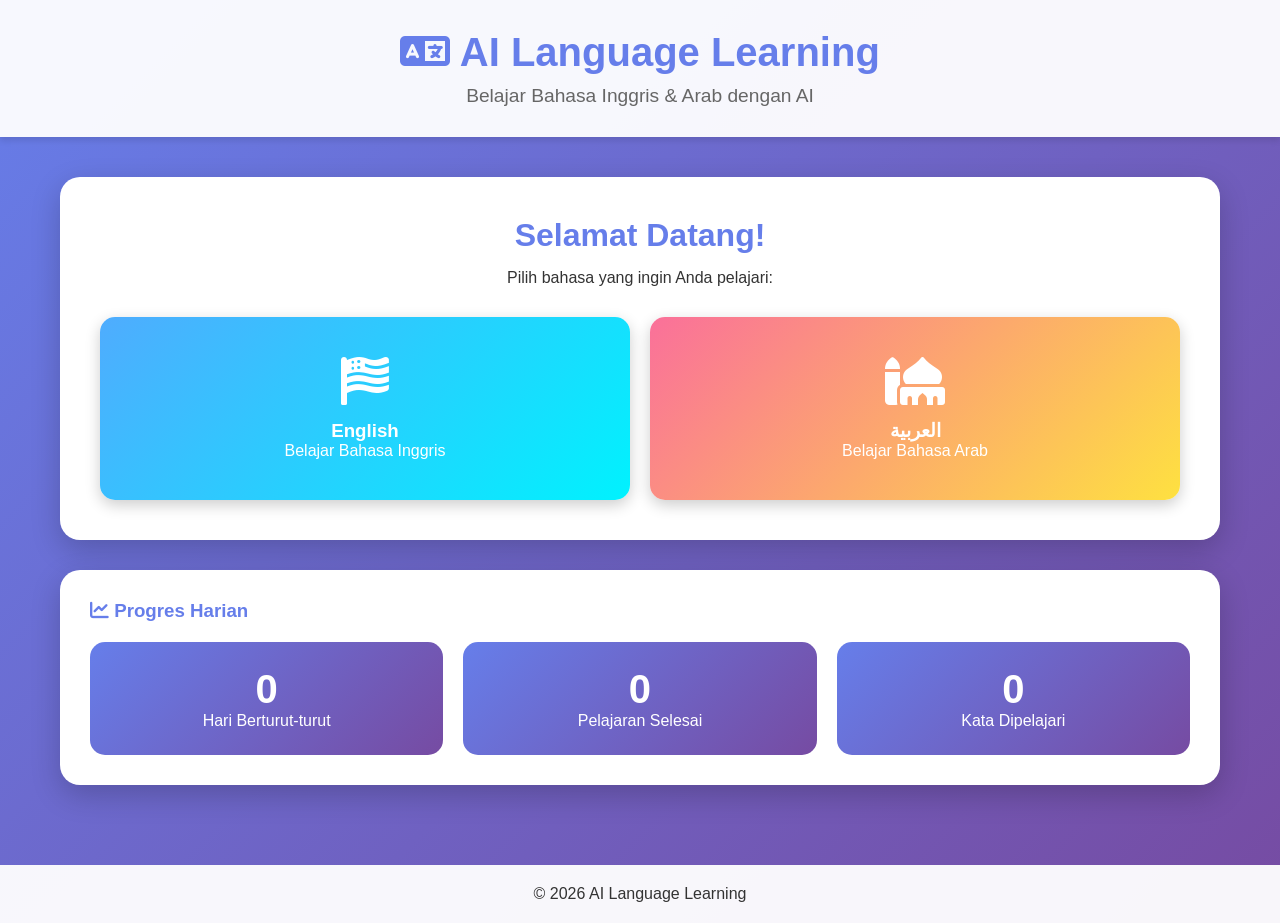
<file: index.html>
<!DOCTYPE html>
<html lang="id">
<head>
    <meta charset="UTF-8">
    <meta name="viewport" content="width=device-width, initial-scale=1.0">
    <title>AI Language Learning</title>
    <link rel="stylesheet" href="css/style.css">
    <link rel="stylesheet" href="https://cdnjs.cloudflare.com/ajax/libs/font-awesome/6.0.0/css/all.min.css">
</head>
<body>
    <header class="header">
        <div class="container">
            <h1><i class="fas fa-language"></i> AI Language Learning</h1>
            <p class="subtitle">Belajar Bahasa Inggris & Arab dengan AI</p>
        </div>
    </header>

    <main class="main-content">
        <div class="container">
            <section class="welcome-section">
                <h2>Selamat Datang!</h2>
                <p>Pilih bahasa yang ingin Anda pelajari:</p>
                <div class="language-cards">
                    <a href="pages/english.html" class="language-card english">
                        <i class="fas fa-flag-usa"></i>
                        <h3>English</h3>
                        <p>Belajar Bahasa Inggris</p>
                    </a>
                    <a href="pages/arabic.html" class="language-card arabic">
                        <i class="fas fa-mosque"></i>
                        <h3>العربية</h3>
                        <p>Belajar Bahasa Arab</p>
                    </a>
                </div>
            </section>

            <section class="progress-section">
                <h3><i class="fas fa-chart-line"></i> Progres Harian</h3>
                <div class="progress-stats">
                    <div class="stat-card">
                        <span class="stat-number" id="streak-days">0</span>
                        <span class="stat-label">Hari Berturut-turut</span>
                    </div>
                    <div class="stat-card">
                        <span class="stat-number" id="lessons-completed">0</span>
                        <span class="stat-label">Pelajaran Selesai</span>
                    </div>
                    <div class="stat-card">
                        <span class="stat-number" id="words-learned">0</span>
                        <span class="stat-label">Kata Dipelajari</span>
                    </div>
                </div>
            </section>
        </div>
    </main>

    <footer class="footer">
        <p>&copy; 2026 AI Language Learning</p>
    </footer>

    <script src="js/app.js"></script>
</body>
</html>
</file>
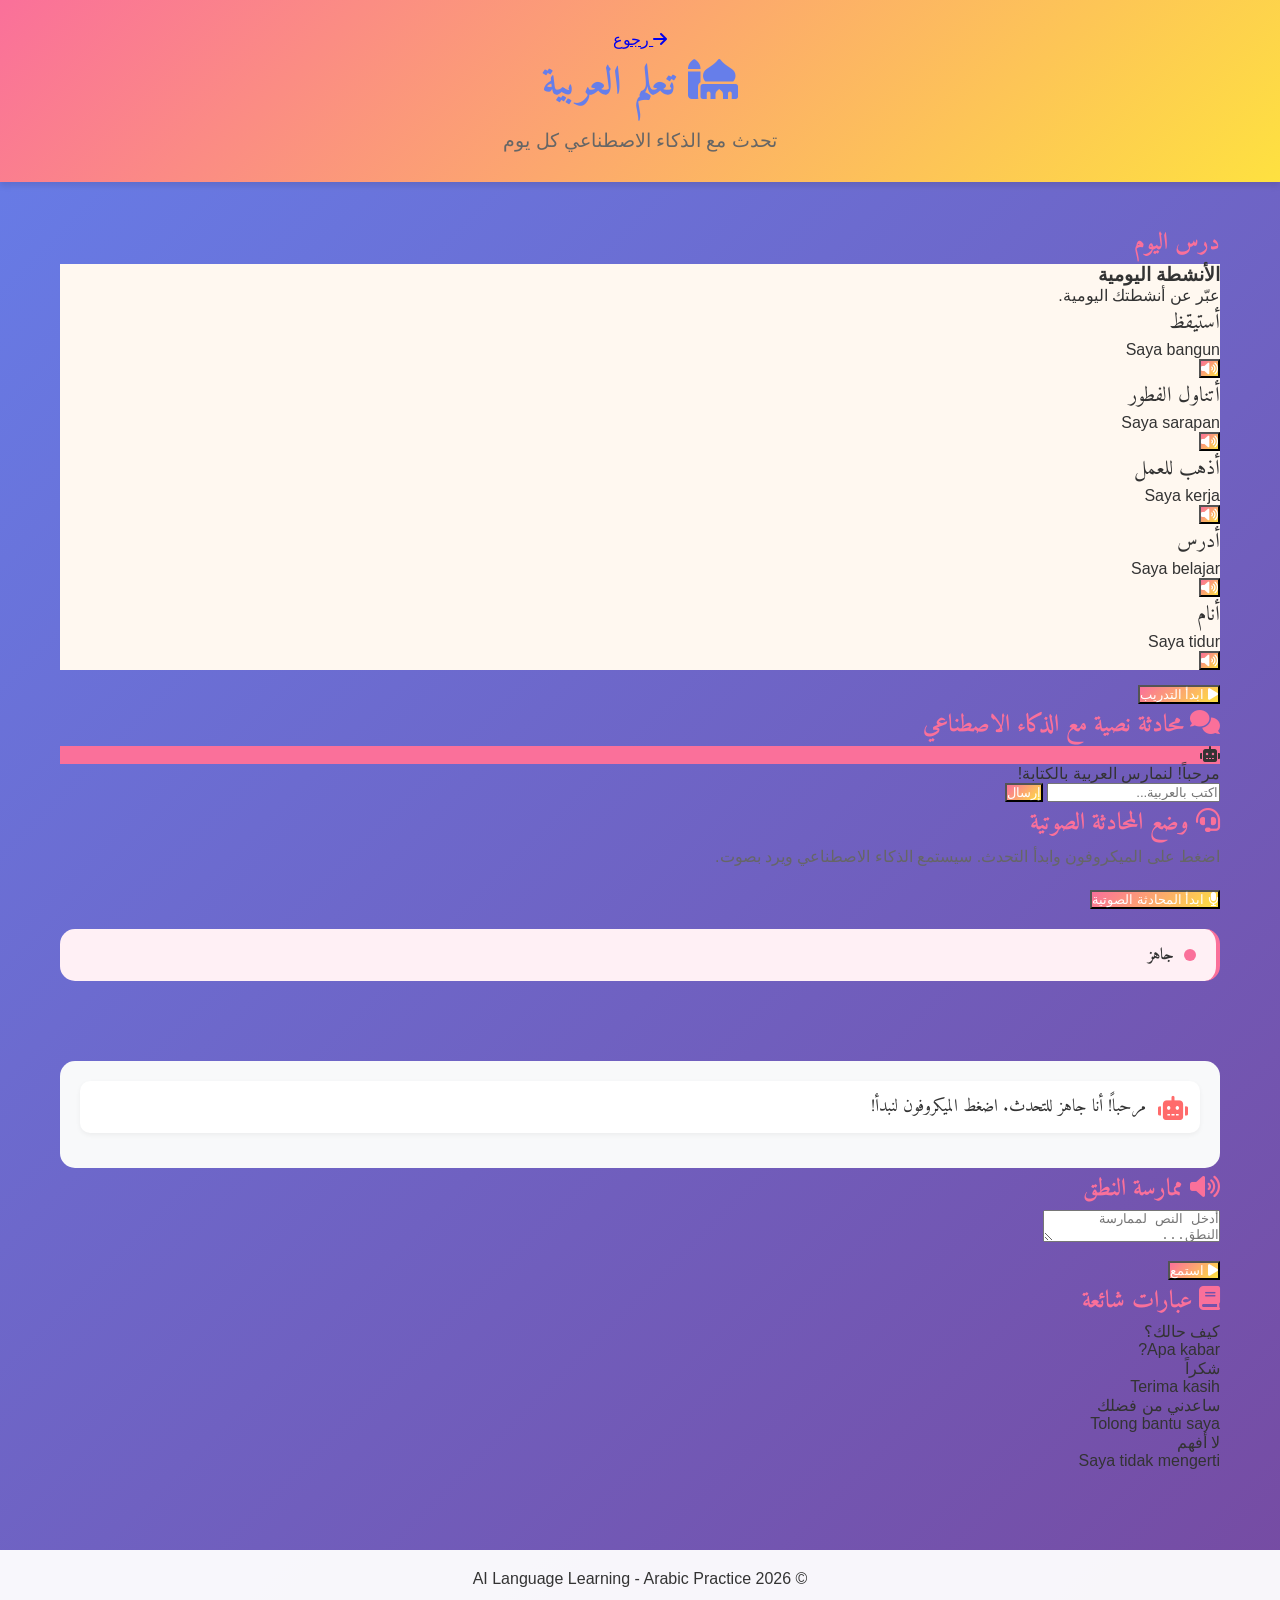
<file: pages/arabic.html>
<!DOCTYPE html>
<html lang="ar" dir="rtl">
<head>
    <meta charset="UTF-8">
    <meta name="viewport" content="width=device-width, initial-scale=1.0">
    <title>تعلم العربية - AI Language Learning</title>
    <link rel="stylesheet" href="../css/style.css">
    <link rel="stylesheet" href="../css/arabic.css">
    <link rel="stylesheet" href="https://cdnjs.cloudflare.com/ajax/libs/font-awesome/6.0.0/css/all.min.css">
    <link href="https://fonts.googleapis.com/css2?family=Amiri:wght@400;700&display=swap" rel="stylesheet">
</head>
<body>
    <header class="header arabic-header">
        <div class="container">
            <a href="../index.html" class="back-btn"><i class="fas fa-arrow-right"></i> رجوع</a>
            <h1><i class="fas fa-mosque"></i> تعلم العربية</h1>
            <p class="subtitle">تحدث مع الذكاء الاصطناعي كل يوم</p>
        </div>
    </header>

    <main class="main-content">
        <div class="container">
            <!-- 1. درس اليوم (Daily Lesson) -->
            <section class="lesson-section">
                <h2>درس اليوم</h2>
                <div class="lesson-card">
                    <h3 id="lesson-title-ar">جاري التحميل...</h3>
                    <p id="lesson-text-ar">جاري التحضير...</p>
                    <div class="vocabulary-list" id="vocabulary-list-ar"></div>
                </div>
                <button class="btn btn-primary" onclick="startLessonArabic()" style="margin-top: 15px;">
                    <i class="fas fa-play"></i> ابدأ التدريب
                </button>
            </section>

            <!-- 2. محادثة نصية (Text Conversation) -->
            <section class="conversation-section">
                <h2><i class="fas fa-comments"></i> محادثة نصية مع الذكاء الاصطناعي</h2>
                <div class="chat-container">
                    <div class="chat-messages" id="chat-messages-ar">
                        <div class="message ai-message">
                            <div class="message-avatar"><i class="fas fa-robot"></i></div>
                            <div class="message-content"><p>مرحباً! لنمارس العربية بالكتابة!</p></div>
                        </div>
                    </div>
                    <div class="chat-input-area">
                        <input type="text" id="user-input-ar" placeholder="اكتب بالعربية..." />
                        <button class="btn btn-primary" onclick="sendMessageArabic()">إرسال</button>
                    </div>
                </div>
            </section>

            <!-- 3. وضع المحادثة الصوتية (Voice Conversation Section - BARU) -->
            <section class="voice-conversation-section">
                <h2><i class="fas fa-headset"></i> وضع المحادثة الصوتية</h2>
                <p class="voice-desc">اضغط على الميكروفون وابدأ التحدث. سيستمع الذكاء الاصطناعي ويرد بصوت.</p>
                
                <div class="voice-controls">
                    <button class="btn btn-voice-start" id="btn-start-voice-ar" onclick="startVoiceConversationArabic()">
                        <i class="fas fa-microphone"></i> ابدأ المحادثة الصوتية
                    </button>
                    <button class="btn btn-voice-stop" id="btn-stop-voice-ar" onclick="stopVoiceConversationArabic()" style="display:none;">
                        <i class="fas fa-stop"></i> إيقاف
                    </button>
                </div>

                <div class="voice-status" id="voice-status-ar">
                    <div class="status-indicator" id="status-indicator-ar">
                        <span class="status-dot"></span>
                        <span class="status-text">جاهز</span>
                    </div>
                </div>

                <div class="voice-visualizer" id="voice-visualizer-ar">
                    <div class="wave"></div>
                    <div class="wave"></div>
                    <div class="wave"></div>
                    <div class="wave"></div>
                    <div class="wave"></div>
                </div>

                <div class="conversation-log" id="conversation-log-ar">
                    <div class="log-entry ai-entry">
                        <i class="fas fa-robot"></i>
                        <p>مرحباً! أنا جاهز للتحدث. اضغط الميكروفون لنبدأ!</p>
                    </div>
                </div>
            </section>

            <!-- 4. ممارسة النطق (Pronunciation Practice) -->
            <section class="tts-section">
                <h2><i class="fas fa-volume-up"></i> ممارسة النطق</h2>
                <textarea id="practice-text-ar" placeholder="أدخل النص لممارسة النطق..."></textarea>
                <div style="margin-top: 15px;">
                    <button class="btn btn-primary" onclick="speakTextArabic(document.getElementById('practice-text-ar').value)">
                        <i class="fas fa-play"></i> استمع
                    </button>
                </div>
            </section>

            <!-- 5. عبارات شائعة (Common Phrases) -->
            <section class="phrases-section">
                <h2><i class="fas fa-book"></i> عبارات شائعة</h2>
                <div class="phrases-grid" id="phrases-grid-ar"></div>
            </section>
        </div>
    </main>

    <footer class="footer">
        <div class="container">
            <p>&copy; 2026 AI Language Learning - Arabic Practice</p>
        </div>
    </footer>

    <script src="../js/app.js"></script>
    <script src="../js/arabic.js"></script>
</body>
</html>
</file>
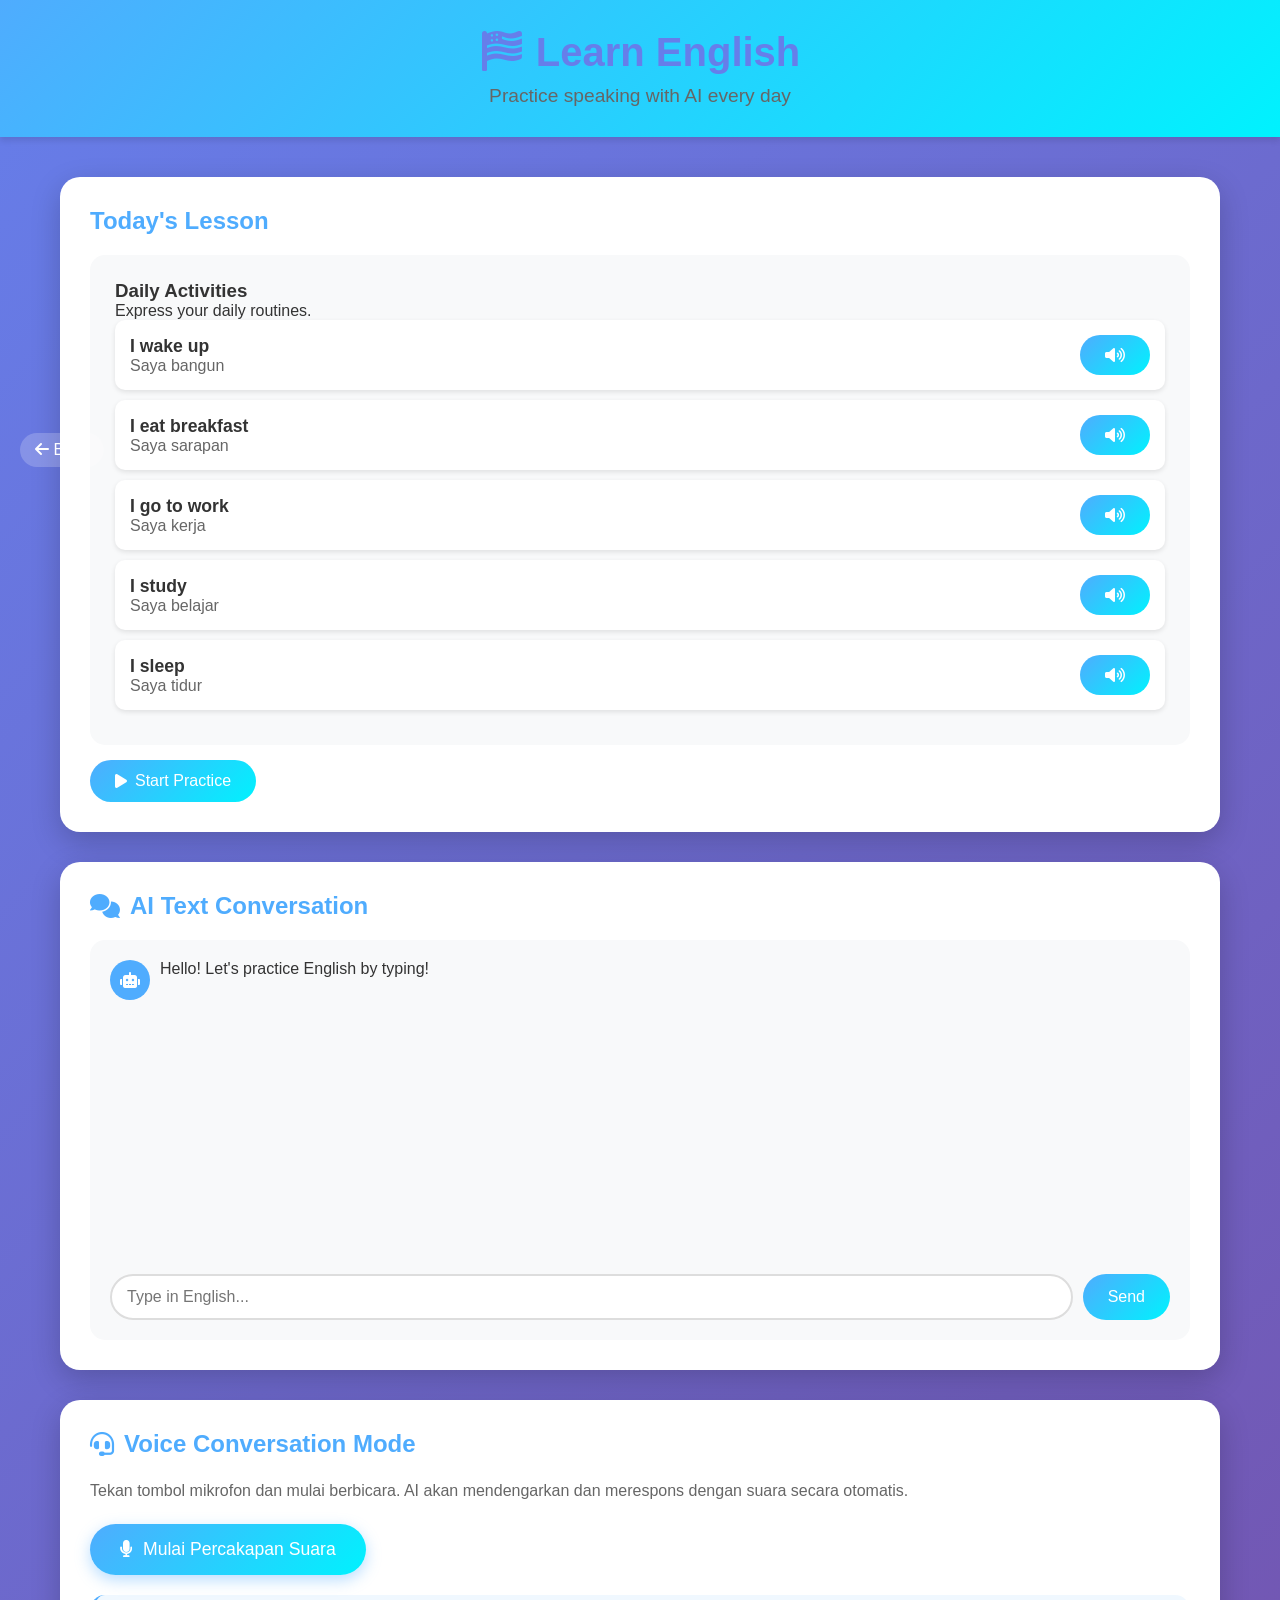
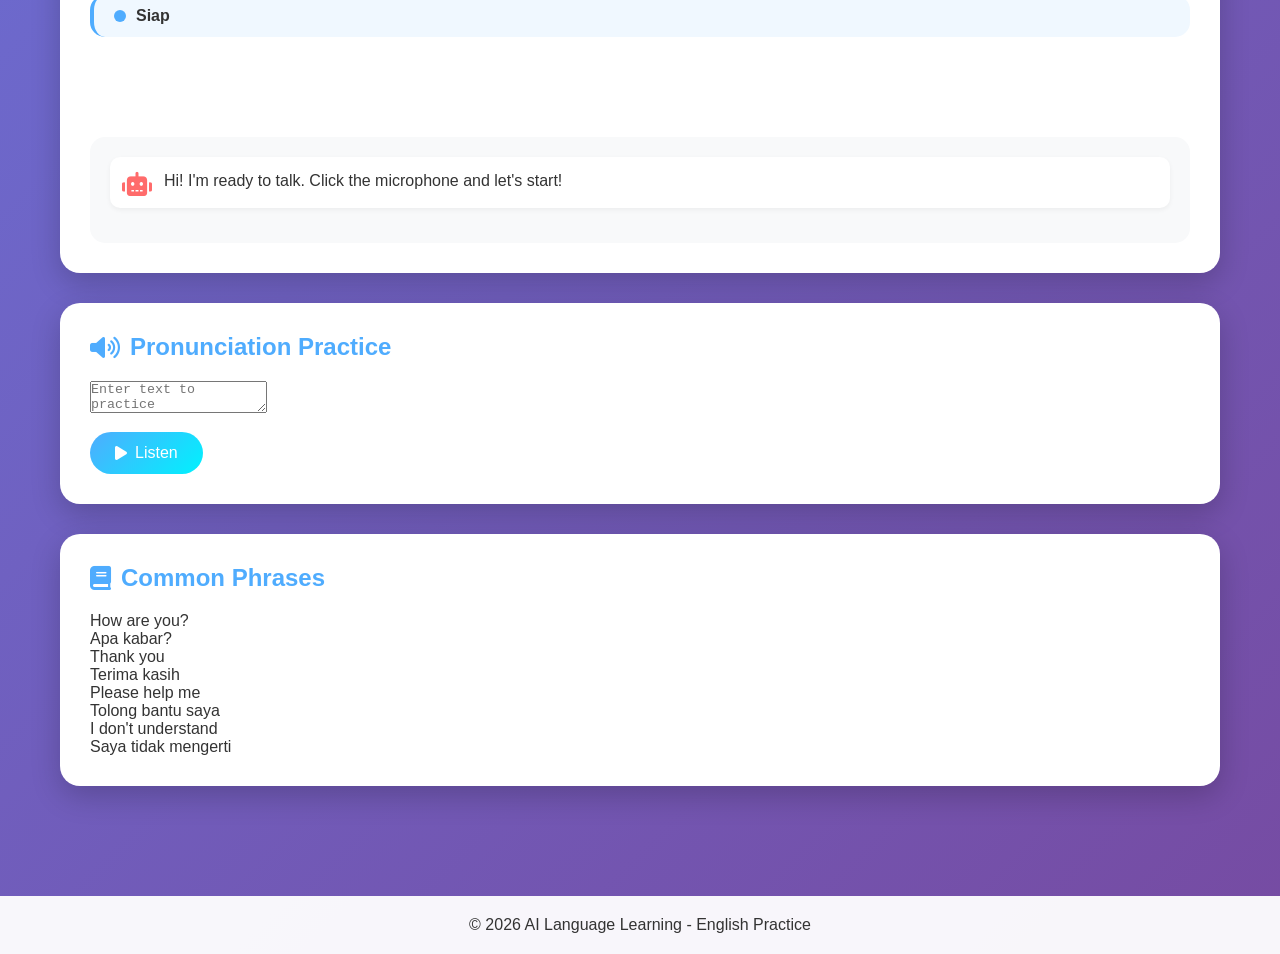
<file: pages/english.html>
<!DOCTYPE html>
<html lang="en">
<head>
    <meta charset="UTF-8">
    <meta name="viewport" content="width=device-width, initial-scale=1.0">
    <title>Learn English - AI Language Learning</title>
    <link rel="stylesheet" href="../css/style.css">
    <link rel="stylesheet" href="../css/english.css">
    <link rel="stylesheet" href="https://cdnjs.cloudflare.com/ajax/libs/font-awesome/6.0.0/css/all.min.css">
</head>
<body>
    <header class="header english-header">
        <div class="container">
            <a href="../index.html" class="back-btn"><i class="fas fa-arrow-left"></i> Back</a>
            <h1><i class="fas fa-flag-usa"></i> Learn English</h1>
            <p class="subtitle">Practice speaking with AI every day</p>
        </div>
    </header>

    <main class="main-content">
        <div class="container">
            <!-- 1. Daily Lesson Section -->
            <section class="lesson-section">
                <h2>Today's Lesson</h2>
                <div class="lesson-card">
                    <h3 id="lesson-title">Loading...</h3>
                    <p id="lesson-text">Preparing your lesson...</p>
                    <div class="vocabulary-list" id="vocabulary-list"></div>
                </div>
                <button class="btn btn-primary" onclick="startLesson()" style="margin-top: 15px;">
                    <i class="fas fa-play"></i> Start Practice
                </button>
            </section>

            <!-- 2. Text Chat Conversation Section -->
            <section class="conversation-section">
                <h2><i class="fas fa-comments"></i> AI Text Conversation</h2>
                <div class="chat-container">
                    <div class="chat-messages" id="chat-messages">
                        <div class="message ai-message">
                            <div class="message-avatar"><i class="fas fa-robot"></i></div>
                            <div class="message-content"><p>Hello! Let's practice English by typing!</p></div>
                        </div>
                    </div>
                    <div class="chat-input-area">
                        <input type="text" id="user-input" placeholder="Type in English..." />
                        <button class="btn btn-primary" onclick="sendMessage()">Send</button>
                    </div>
                </div>
            </section>

            <!-- 3. Voice Conversation Section (BARU) -->
            <section class="voice-conversation-section">
                <h2><i class="fas fa-headset"></i> Voice Conversation Mode</h2>
                <p class="voice-desc">Tekan tombol mikrofon dan mulai berbicara. AI akan mendengarkan dan merespons dengan suara secara otomatis.</p>
                
                <div class="voice-controls">
                    <button class="btn btn-voice-start" id="btn-start-voice" onclick="startVoiceConversation()">
                        <i class="fas fa-microphone"></i> Mulai Percakapan Suara
                    </button>
                    <button class="btn btn-voice-stop" id="btn-stop-voice" onclick="stopVoiceConversation()" style="display:none;">
                        <i class="fas fa-stop"></i> Hentikan
                    </button>
                </div>

                <div class="voice-status" id="voice-status">
                    <div class="status-indicator" id="status-indicator">
                        <span class="status-dot"></span>
                        <span class="status-text">Siap</span>
                    </div>
                </div>

                <div class="voice-visualizer" id="voice-visualizer">
                    <div class="wave"></div>
                    <div class="wave"></div>
                    <div class="wave"></div>
                    <div class="wave"></div>
                    <div class="wave"></div>
                </div>

                <div class="conversation-log" id="conversation-log">
                    <div class="log-entry ai-entry">
                        <i class="fas fa-robot"></i>
                        <p>Hi! I'm ready to talk. Click the microphone and let's start!</p>
                    </div>
                </div>
            </section>

            <!-- 4. Pronunciation Practice Section -->
            <section class="tts-section">
                <h2><i class="fas fa-volume-up"></i> Pronunciation Practice</h2>
                <textarea id="practice-text" placeholder="Enter text to practice pronunciation..."></textarea>
                <div style="margin-top: 15px;">
                    <button class="btn btn-primary" onclick="speakText(document.getElementById('practice-text').value)">
                        <i class="fas fa-play"></i> Listen
                    </button>
                </div>
            </section>

            <!-- 5. Common Phrases Section -->
            <section class="phrases-section">
                <h2><i class="fas fa-book"></i> Common Phrases</h2>
                <div class="phrases-grid" id="phrases-grid"></div>
            </section>
        </div>
    </main>

    <footer class="footer">
        <div class="container">
            <p>&copy; 2026 AI Language Learning - English Practice</p>
        </div>
    </footer>

    <script src="../js/app.js"></script>
    <script src="../js/english.js"></script>
</body>
</html>
</file>
<file: css/style.css>
* {
    margin: 0;
    padding: 0;
    box-sizing: border-box;
}

body {
    font-family: 'Segoe UI', Tahoma, sans-serif;
    background: linear-gradient(135deg, #667eea 0%, #764ba2 100%);
    min-height: 100vh;
    color: #333;
}

.container {
    max-width: 1200px;
    margin: 0 auto;
    padding: 0 20px;
}

.header {
    background: rgba(255, 255, 255, 0.95);
    padding: 30px 0;
    text-align: center;
    box-shadow: 0 4px 6px rgba(0, 0, 0, 0.1);
}

.header h1 {
    color: #667eea;
    font-size: 2.5em;
    margin-bottom: 10px;
}

.subtitle {
    color: #666;
    font-size: 1.2em;
}

.main-content {
    padding: 40px 0;
}

.welcome-section {
    background: white;
    border-radius: 20px;
    padding: 40px;
    margin-bottom: 30px;
    box-shadow: 0 10px 30px rgba(0, 0, 0, 0.2);
    text-align: center;
}

.welcome-section h2 {
    color: #667eea;
    margin-bottom: 15px;
    font-size: 2em;
}

.language-cards {
    display: grid;
    grid-template-columns: repeat(auto-fit, minmax(250px, 1fr));
    gap: 20px;
    margin-top: 30px;
}

.language-card {
    background: linear-gradient(135deg, #4facfe 0%, #00f2fe 100%);
    color: white;
    padding: 40px 30px;
    border-radius: 15px;
    text-decoration: none;
    transition: transform 0.3s;
    box-shadow: 0 5px 15px rgba(0, 0, 0, 0.2);
}

.language-card:hover {
    transform: translateY(-10px);
}

.language-card.arabic {
    background: linear-gradient(135deg, #fa709a 0%, #fee140 100%);
}

.language-card i {
    font-size: 3em;
    margin-bottom: 15px;
    display: block;
}

.progress-section {
    background: white;
    border-radius: 20px;
    padding: 30px;
    box-shadow: 0 10px 30px rgba(0, 0, 0, 0.2);
}

.progress-section h3 {
    color: #667eea;
    margin-bottom: 20px;
}

.progress-stats {
    display: grid;
    grid-template-columns: repeat(auto-fit, minmax(150px, 1fr));
    gap: 20px;
}

.stat-card {
    background: linear-gradient(135deg, #667eea 0%, #764ba2 100%);
    color: white;
    padding: 25px;
    border-radius: 15px;
    text-align: center;
}

.stat-number {
    font-size: 2.5em;
    font-weight: bold;
    display: block;
}

.footer {
    background: rgba(255, 255, 255, 0.95);
    padding: 20px 0;
    text-align: center;
    margin-top: 40px;
}
</file>
<file: css/arabic.css>
/* ===== BASE ARABIC STYLES ===== */
.arabic-header {
    background: linear-gradient(135deg, #fa709a 0%, #fee140 100%);
}

body[dir="rtl"] .back-btn {
    right: 20px;
    left: auto;
}

.arabic-header h1 {
    font-family: 'Amiri', serif;
}

/* ===== SECTION & TYPOGRAPHY ===== */
.lesson-section h2, 
.conversation-section h2, 
.tts-section h2, 
.phrases-section h2, 
.voice-conversation-section h2 {
    color: #fa709a;
    font-family: 'Amiri', serif;
}

.lesson-card {
    background: #fff8f0;
}

.vocab-item {
    direction: rtl;
}

.vocab-word {
    font-family: 'Amiri', serif;
    font-size: 1.3em;
}

/* ===== BUTTONS ===== */
.btn-primary {
    background: linear-gradient(135deg, #fa709a 0%, #fee140 100%);
    color: white;
}

.btn-primary:hover {
    box-shadow: 0 5px 15px rgba(250, 112, 154, 0.4);
}

.btn-voice-start {
    background: linear-gradient(135deg, #fa709a 0%, #fee140 100%);
    color: white;
}

.btn-voice-start:hover {
    box-shadow: 0 5px 15px rgba(250, 112, 154, 0.4);
}

.btn-voice-stop {
    background: linear-gradient(135deg, #ff6b6b 0%, #ee5a6f 100%);
    color: white;
}

.btn-voice-stop:hover {
    box-shadow: 0 5px 15px rgba(255, 107, 107, 0.4);
}

/* ===== CHAT & MESSAGE STYLES ===== */
.message-avatar {
    background: #fa709a;
}

.chat-input-area input:focus {
    border-color: #fa709a;
    outline: none;
}

/* ===== VOICE CONVERSATION ARABIC STYLES ===== */
.voice-desc {
    color: #666;
    margin-bottom: 20px;
    line-height: 1.6;
}

.voice-controls {
    display: flex;
    gap: 15px;
    margin-bottom: 20px;
    flex-wrap: wrap;
}

.status-indicator {
    display: flex;
    align-items: center;
    gap: 10px;
    padding: 12px 20px;
    background: #fff0f5;
    border-radius: 15px;
    /* RTL Adjustment: border di kanan, bukan kiri */
    border-left: none;
    border-right: 4px solid #fa709a;
}

.status-dot {
    width: 12px;
    height: 12px;
    border-radius: 50%;
    background: #fa709a;
    transition: all 0.3s;
}

.status-dot.listening {
    background: #ff6b6b;
    animation: pulse 1s infinite;
}

.status-dot.speaking {
    background: #51cf66;
    animation: pulse 0.5s infinite;
}

@keyframes pulse {
    0%, 100% { transform: scale(1); opacity: 1; }
    50% { transform: scale(1.3); opacity: 0.7; }
}

.status-text {
    font-weight: bold;
    color: #333;
    font-family: 'Amiri', serif;
}

.voice-visualizer {
    display: flex;
    justify-content: center;
    align-items: flex-end;
    gap: 5px;
    height: 60px;
    margin-bottom: 20px;
    opacity: 0;
    transition: opacity 0.3s;
}

.voice-visualizer.active {
    opacity: 1;
}

.wave {
    width: 8px;
    /* Gradient warna Arab */
    background: linear-gradient(to top, #fa709a, #fee140);
    border-radius: 4px;
    animation: wave 1s ease-in-out infinite;
}

.wave:nth-child(1) { animation-delay: 0s; height: 20px; }
.wave:nth-child(2) { animation-delay: 0.1s; height: 35px; }
.wave:nth-child(3) { animation-delay: 0.2s; height: 50px; }
.wave:nth-child(4) { animation-delay: 0.3s; height: 35px; }
.wave:nth-child(5) { animation-delay: 0.4s; height: 20px; }

@keyframes wave {
    0%, 100% { transform: scaleY(0.5); }
    50% { transform: scaleY(1.5); }
}

.conversation-log {
    background: #f8f9fa;
    border-radius: 15px;
    padding: 20px;
    max-height: 300px;
    overflow-y: auto;
}

.log-entry {
    display: flex;
    gap: 12px;
    margin-bottom: 15px;
    padding: 12px;
    background: white;
    border-radius: 10px;
    box-shadow: 0 2px 5px rgba(0, 0, 0, 0.05);
}

/* RTL Adjustment untuk log entry user */
.log-entry.user-entry {
    flex-direction: row-reverse;
    background: #fff0f5;
}

.log-entry.user-entry i {
    color: #fa709a;
}

.log-entry.ai-entry i {
    color: #ff6b6b;
}

.log-entry i {
    font-size: 1.5em;
    margin-top: 3px;
}

.log-entry p {
    font-family: 'Amiri', serif;
    font-size: 1.1em;
    flex: 1;
    margin: 0;
    line-height: 1.6;
}

/* ===== RESPONSIVE ===== */
@media (max-width: 768px) {
    .voice-controls {
        flex-direction: column;
    }
    
    .btn-voice-start, .btn-voice-stop {
        width: 100%;
        justify-content: center;
    }
    
    .chat-input-area {
        flex-direction: column;
    }
    
    .chat-input-area input, .chat-input-area .btn {
        width: 100%;
    }
}
</file>
<file: css/english.css>
/* ===== BASE STYLES ===== */
.english-header {
    background: linear-gradient(135deg, #4facfe 0%, #00f2fe 100%);
}

.back-btn {
    position: absolute;
    left: 20px;
    top: 50%;
    transform: translateY(-50%);
    color: white;
    text-decoration: none;
    padding: 8px 15px;
    background: rgba(255, 255, 255, 0.2);
    border-radius: 20px;
    transition: background 0.3s;
}

.back-btn:hover {
    background: rgba(255, 255, 255, 0.3);
}

/* ===== SECTION STYLES ===== */
.lesson-section, .conversation-section, .tts-section, .phrases-section, .voice-conversation-section {
    background: white;
    border-radius: 20px;
    padding: 30px;
    margin-bottom: 30px;
    box-shadow: 0 10px 30px rgba(0, 0, 0, 0.2);
}

.lesson-section h2, .conversation-section h2, .tts-section h2, .phrases-section h2, .voice-conversation-section h2 {
    color: #4facfe;
    margin-bottom: 20px;
    display: flex;
    align-items: center;
    gap: 10px;
}

.lesson-card {
    background: #f8f9fa;
    border-radius: 15px;
    padding: 25px;
}

.vocab-item {
    background: white;
    padding: 15px;
    margin-bottom: 10px;
    border-radius: 10px;
    display: flex;
    justify-content: space-between;
    align-items: center;
    box-shadow: 0 2px 5px rgba(0, 0, 0, 0.1);
}

.vocab-word {
    font-weight: bold;
    color: #333;
    font-size: 1.1em;
}

.vocab-meaning {
    color: #666;
}

/* ===== BUTTONS ===== */
.btn {
    padding: 12px 25px;
    border: none;
    border-radius: 25px;
    cursor: pointer;
    font-size: 1em;
    display: inline-flex;
    align-items: center;
    gap: 8px;
    transition: all 0.3s;
}

.btn-primary {
    background: linear-gradient(135deg, #4facfe 0%, #00f2fe 100%);
    color: white;
}

.btn-primary:hover {
    transform: translateY(-2px);
    box-shadow: 0 5px 15px rgba(79, 172, 254, 0.4);
}

.btn-voice-start {
    background: linear-gradient(135deg, #4facfe 0%, #00f2fe 100%);
    color: white;
    padding: 15px 30px;
    border: none;
    border-radius: 30px;
    font-size: 1.1em;
    cursor: pointer;
    display: flex;
    align-items: center;
    gap: 10px;
    transition: all 0.3s;
    box-shadow: 0 5px 15px rgba(79, 172, 254, 0.4);
}

.btn-voice-start:hover {
    transform: translateY(-3px);
    box-shadow: 0 8px 20px rgba(79, 172, 254, 0.6);
}

.btn-voice-stop {
    background: linear-gradient(135deg, #ff6b6b 0%, #ee5a6f 100%);
    color: white;
    padding: 15px 30px;
    border: none;
    border-radius: 30px;
    font-size: 1.1em;
    cursor: pointer;
    display: flex;
    align-items: center;
    gap: 10px;
    transition: all 0.3s;
    box-shadow: 0 5px 15px rgba(255, 107, 107, 0.4);
}

.btn-voice-stop:hover {
    transform: translateY(-3px);
}

/* ===== CHAT CONTAINER ===== */
.chat-container {
    background: #f8f9fa;
    border-radius: 15px;
    padding: 20px;
    height: 400px;
    display: flex;
    flex-direction: column;
}

.chat-messages {
    flex: 1;
    overflow-y: auto;
    margin-bottom: 15px;
}

.message {
    display: flex;
    gap: 10px;
    margin-bottom: 15px;
}

.message-avatar {
    width: 40px;
    height: 40px;
    border-radius: 50%;
    background: #4facfe;
    color: white;
    display: flex;
    align-items: center;
    justify-content: center;
    flex-shrink: 0;
}

.chat-input-area {
    display: flex;
    gap: 10px;
}

.chat-input-area input {
    flex: 1;
    padding: 12px 15px;
    border: 2px solid #ddd;
    border-radius: 25px;
    font-size: 1em;
}

.chat-input-area input:focus {
    outline: none;
    border-color: #4facfe;
}

/* ===== VOICE CONVERSATION STYLES ===== */
.voice-desc {
    color: #666;
    margin-bottom: 20px;
    line-height: 1.6;
}

.voice-controls {
    display: flex;
    gap: 15px;
    margin-bottom: 20px;
    flex-wrap: wrap;
}

.voice-status {
    margin-bottom: 20px;
}

.status-indicator {
    display: flex;
    align-items: center;
    gap: 10px;
    padding: 12px 20px;
    background: #f0f8ff;
    border-radius: 15px;
    border-left: 4px solid #4facfe;
}

.status-dot {
    width: 12px;
    height: 12px;
    border-radius: 50%;
    background: #4facfe;
    transition: all 0.3s;
}

.status-dot.listening {
    background: #ff6b6b;
    animation: pulse 1s infinite;
}

.status-dot.speaking {
    background: #51cf66;
    animation: pulse 0.5s infinite;
}

@keyframes pulse {
    0%, 100% { transform: scale(1); opacity: 1; }
    50% { transform: scale(1.3); opacity: 0.7; }
}

.status-text {
    font-weight: bold;
    color: #333;
}

.voice-visualizer {
    display: flex;
    justify-content: center;
    align-items: flex-end;
    gap: 5px;
    height: 60px;
    margin-bottom: 20px;
    opacity: 0;
    transition: opacity 0.3s;
}

.voice-visualizer.active {
    opacity: 1;
}

.wave {
    width: 8px;
    background: linear-gradient(to top, #4facfe, #00f2fe);
    border-radius: 4px;
    animation: wave 1s ease-in-out infinite;
}

.wave:nth-child(1) { animation-delay: 0s; height: 20px; }
.wave:nth-child(2) { animation-delay: 0.1s; height: 35px; }
.wave:nth-child(3) { animation-delay: 0.2s; height: 50px; }
.wave:nth-child(4) { animation-delay: 0.3s; height: 35px; }
.wave:nth-child(5) { animation-delay: 0.4s; height: 20px; }

@keyframes wave {
    0%, 100% { transform: scaleY(0.5); }
    50% { transform: scaleY(1.5); }
}

.conversation-log {
    background: #f8f9fa;
    border-radius: 15px;
    padding: 20px;
    max-height: 300px;
    overflow-y: auto;
}

.log-entry {
    display: flex;
    gap: 12px;
    margin-bottom: 15px;
    padding: 12px;
    background: white;
    border-radius: 10px;
    box-shadow: 0 2px 5px rgba(0, 0, 0, 0.05);
}

.log-entry.user-entry {
    flex-direction: row-reverse;
    background: #e7f5ff;
}

.log-entry.user-entry i {
    color: #4facfe;
}

.log-entry.ai-entry i {
    color: #ff6b6b;
}

.log-entry i {
    font-size: 1.5em;
    margin-top: 3px;
}

.log-entry p {
    flex: 1;
    margin: 0;
    line-height: 1.5;
}

/* ===== RESPONSIVE ===== */
@media (max-width: 768px) {
    .voice-controls {
        flex-direction: column;
    }
    
    .btn-voice-start, .btn-voice-stop {
        width: 100%;
        justify-content: center;
    }
    
    .chat-input-area {
        flex-direction: column;
    }
    
    .chat-input-area input, .chat-input-area .btn {
        width: 100%;
    }
}
</file>
